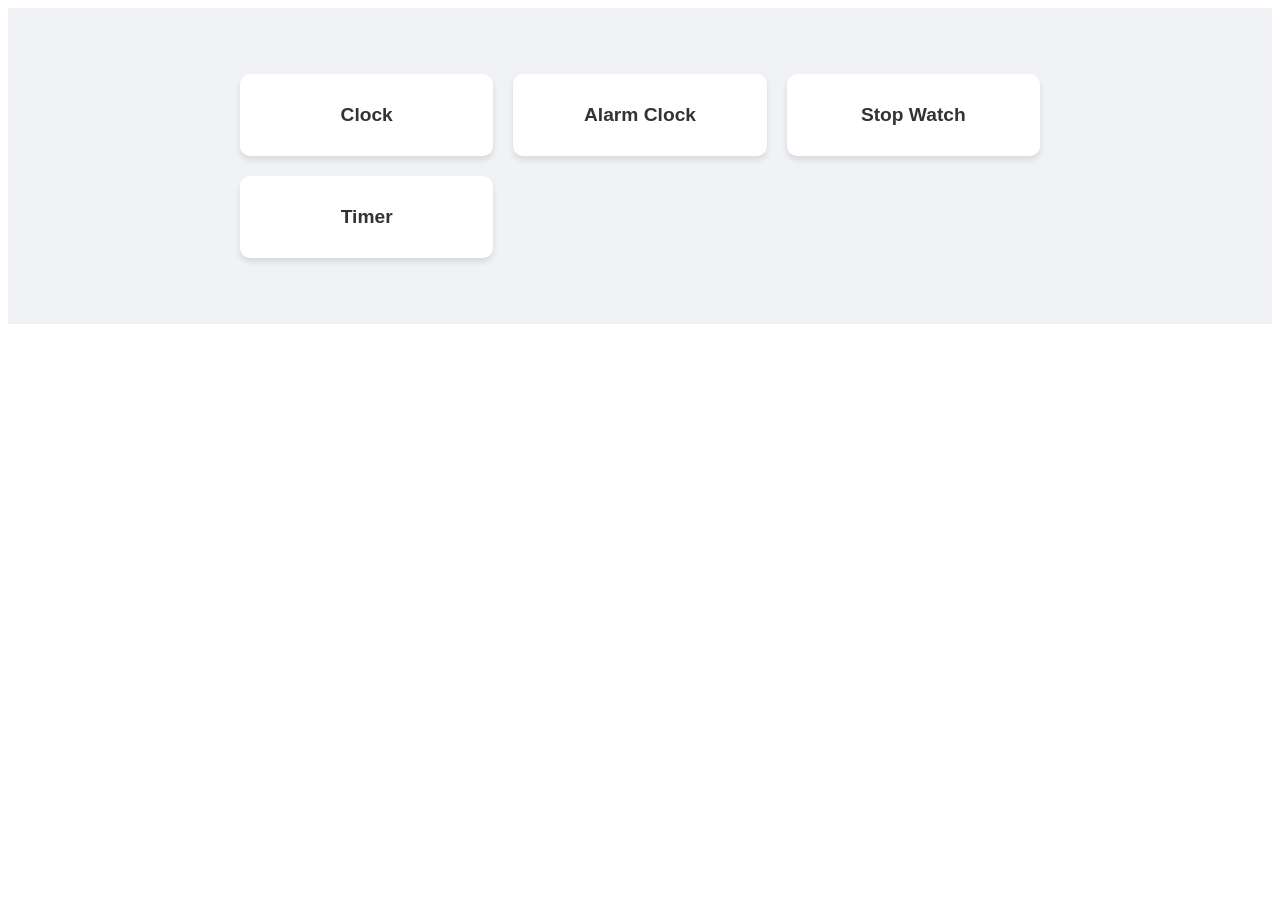
<file: index.html>
<!DOCTYPE html>
<html lang="en">
<head>
    <meta charset="UTF-8">
    <meta name="viewport" content="width=device-width, initial-scale=1.0">
    <title>My Date Time Web Applications</title>
    <link rel="stylesheet" href="styles.css">
</head>
<body>
    <div class="card-container">
        <ul>
            <li><a href="clock">Clock</a></li>
            <li><a href="alarm">Alarm Clock</a></li>
            <li><a href="stopwatch">Stop Watch</a></li>
            <li><a href="timer">Timer</a></li>
        </ul>
    </div>
</body>
</html>
</file>
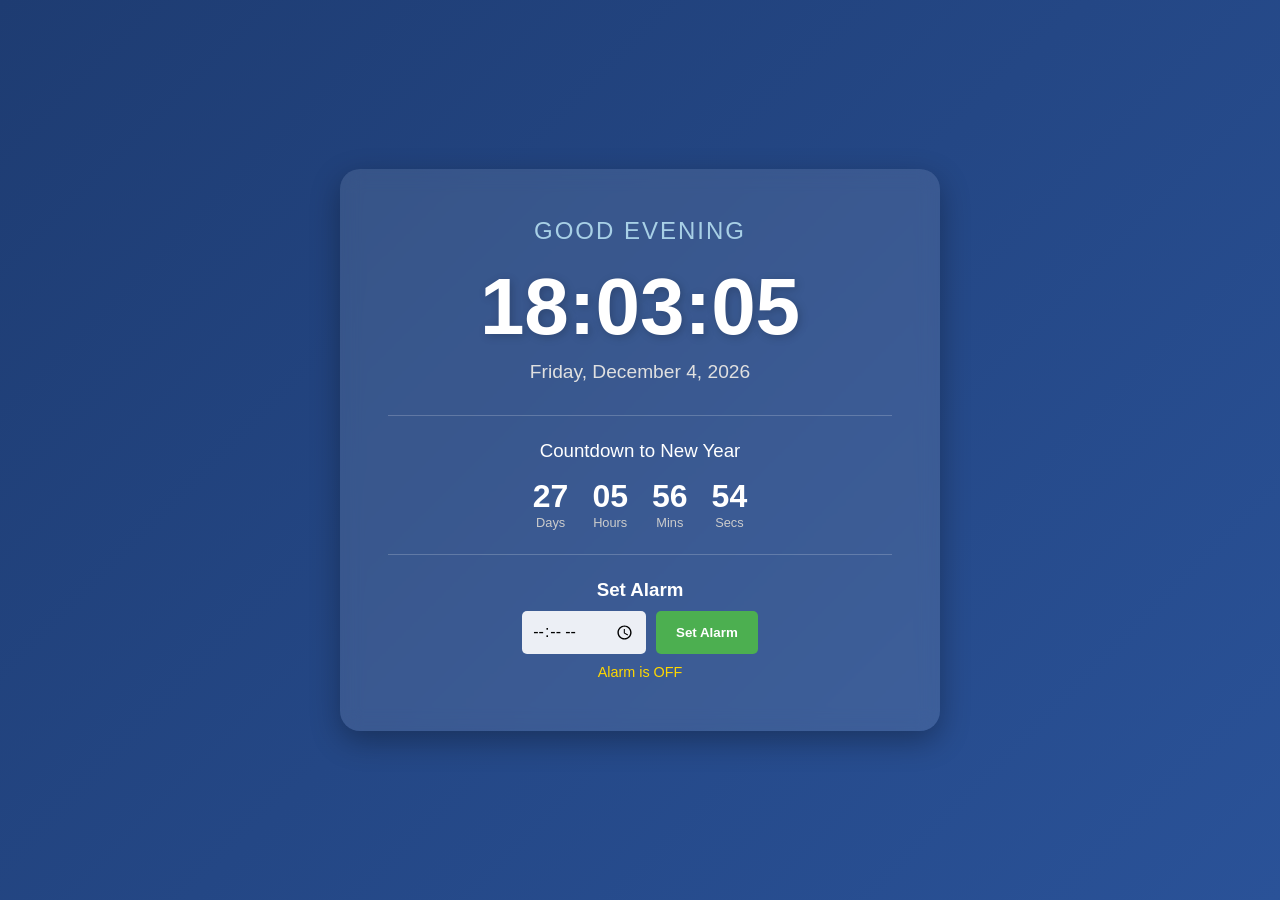
<file: alarm/index.html>
<!DOCTYPE html>
<html lang="en">
   <head>
      <meta charset="UTF-8">
      <meta name="viewport" content="width=device-width, initial-scale=1.0">
      <title>Date & Time Dashboard</title>
      <link rel="stylesheet" href="styles.css">
   </head>
   <body>
      <div class="container">
         <div id="greeting" class="greeting">Loading...</div>
         <div class="clock-container">
            <div id="time" class="time">00:00:00</div>
            <div id="date" class="date">Loading Date...</div>
         </div>
         <div class="countdown-container">
            <h3>Countdown to New Year</h3>
            <div id="countdown" class="countdown">
               <div><span id="days">00</span> Days</div>
               <div><span id="hours">00</span> Hours</div>
               <div><span id="minutes">00</span> Mins</div>
               <div><span id="seconds">00</span> Secs</div>
            </div>
         </div>
         <div class="alarm-container">
            <h3>Set Alarm</h3>
            <div class="alarm-inputs">
                <input type="time" id="alarm-time-input">
                <button id="set-alarm-btn" onclick="toggleAlarm()">Set Alarm</button>
            </div>
            <div id="alarm-status" class="alarm-status">Alarm is OFF</div>
        </div>
        <button id="stop-alarm-btn" class="stop-btn hidden" onclick="stopAlarmSound()">STOP ALARM</button>
      </div>
      <script src="scripts.js"></script>
   </body>
</html>
</file>
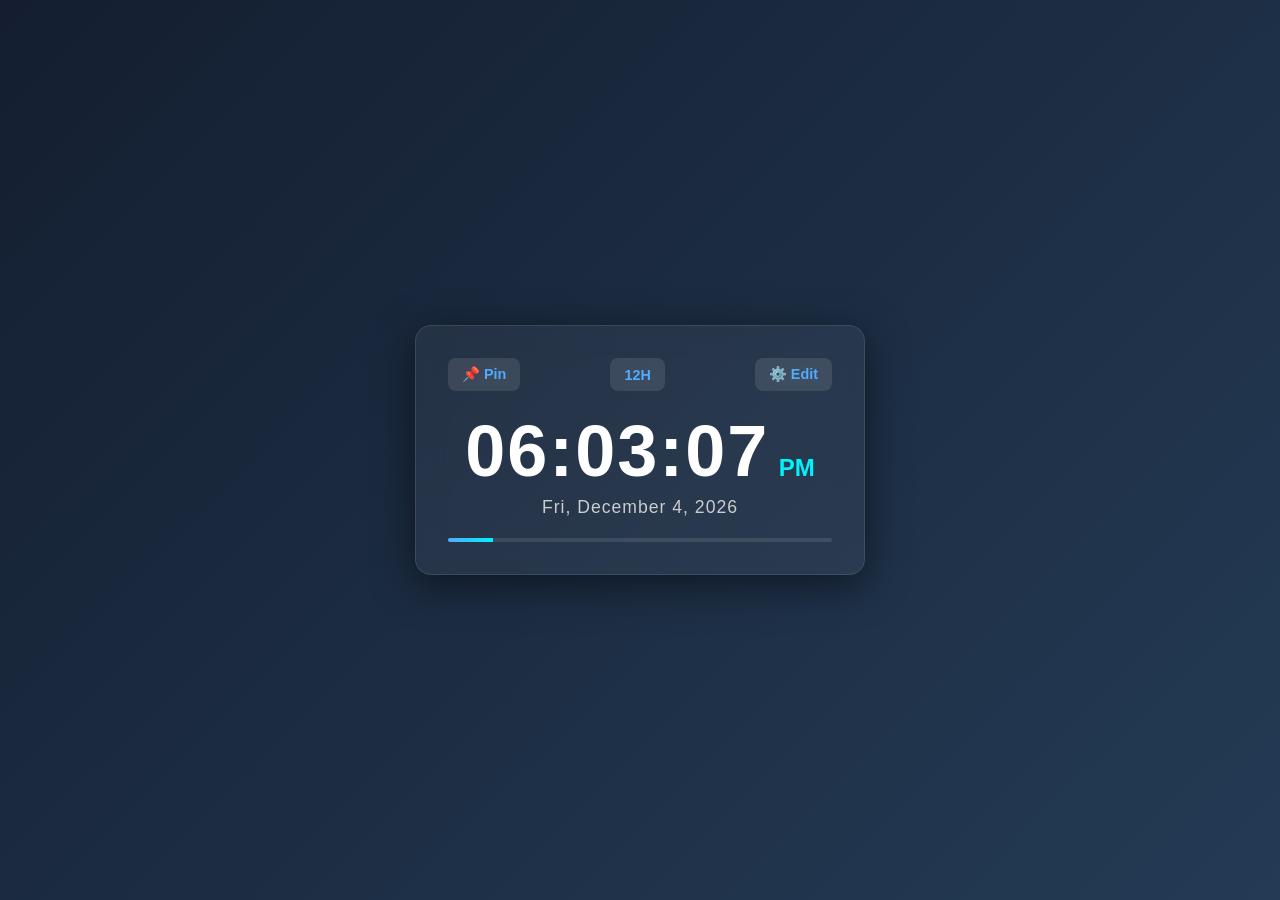
<file: clock/index.html>
<!DOCTYPE html>
<html lang="en">
<head>
    <meta charset="UTF-8">
    <meta name="viewport" content="width=device-width, initial-scale=1.0">
    <title>Sticky Clock</title>
    <link rel="stylesheet" href="styles.css">
</head>
<body>

    <div class="clock-container">
        <!-- Top Toolbar -->
        <div class="toolbar">
            <button id="pipBtn" title="Pin window on top">📌 Pin</button>
            <button id="formatBtn" title="Toggle 12/24 Hour Format">12H</button>
            <button id="editBtn" title="Change the Clock">⚙️ Edit</button>
        </div>

        <!-- Main Clock Display -->
        <div class="display-area">
            <div id="timeDisplay" class="time-display">00:00:00</div>
            <div id="ampmDisplay" class="ampm-display">AM</div>
            <div id="dateDisplay" class="date-display">Loading date...</div>
            
            <!-- Visual Seconds Bar -->
            <div class="seconds-bar-container">
                <div id="secondsBar" class="seconds-bar"></div>
            </div>
        </div>

        <!-- Edit Time Panel (Hidden by default) -->
        <div id="editPanel" class="edit-panel hidden">
            <label for="customTime">Set Custom Time:</label>
            <div class="edit-controls">
                <input type="time" id="customTime" step="1">
                <button id="saveTimeBtn" class="btn save">Set</button>
                <button id="resetTimeBtn" class="btn reset">Reset to System</button>
            </div>
            <p id="offsetStatus" class="status-text">Using System Time</p>
        </div>
    </div>

    <!-- Hidden elements for Sticky/PiP Mode -->
    <canvas id="pipCanvas" width="400" height="200" style="display:none;"></canvas>
    <video id="pipVideo" autoplay muted style="display:none;"></video>

    <script src="scripts.js"></script>
</body>
</html>
</file>
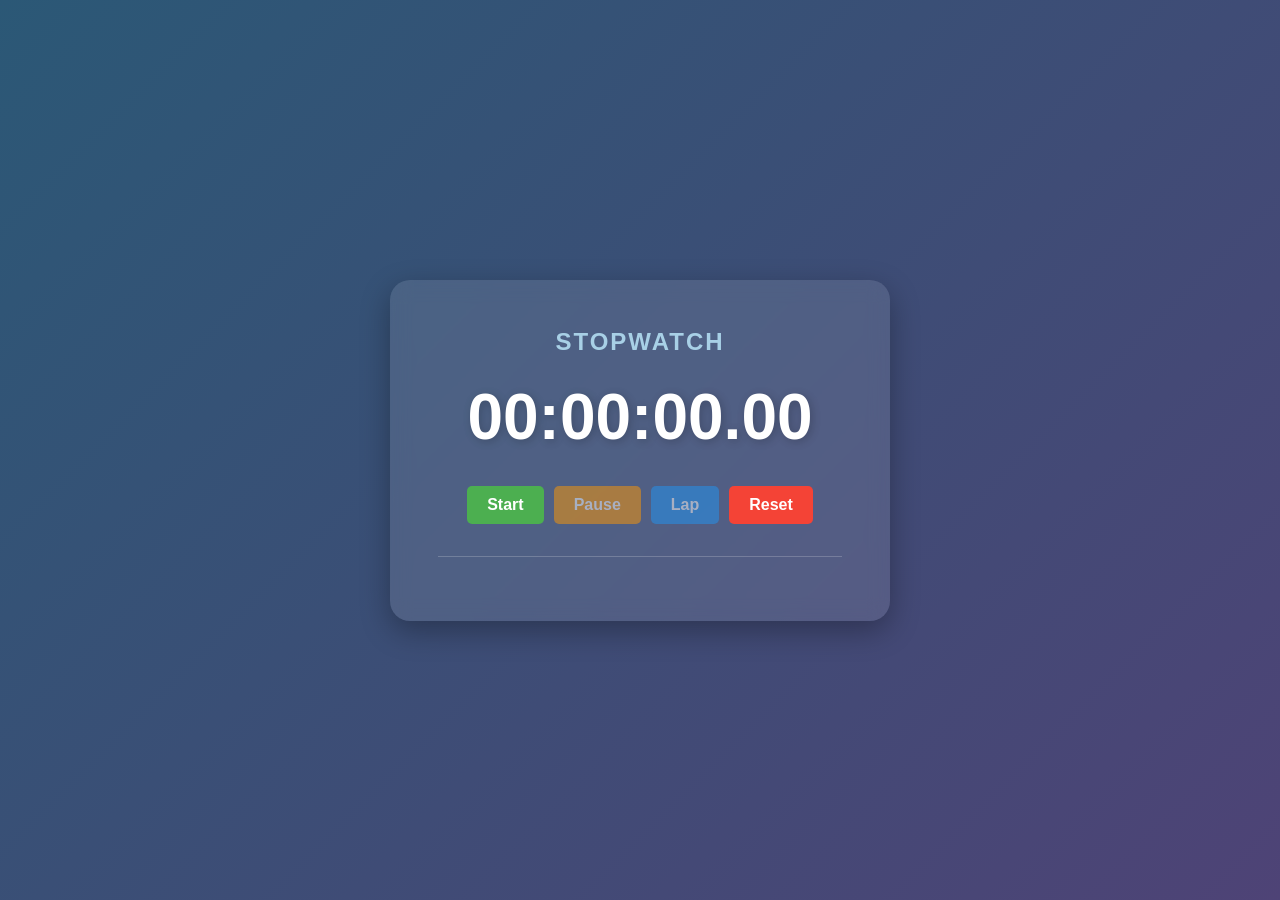
<file: stopwatch/index.html>
<!DOCTYPE html>
<html lang="en">
<head>
    <meta charset="UTF-8">
    <meta name="viewport" content="width=device-width, initial-scale=1.0">
    <title>Stopwatch</title>
    <link rel="stylesheet" href="styles.css">
</head>
<body>

    <div class="stopwatch-container">
        <h2>Stopwatch</h2>
        
        <div id="display" class="display">00:00:00.00</div>
        
        <div class="controls">
            <button id="startBtn" class="btn start">Start</button>
            <button id="pauseBtn" class="btn pause" disabled>Pause</button>
            <button id="lapBtn" class="btn lap" disabled>Lap</button>
            <button id="resetBtn" class="btn reset">Reset</button>
        </div>

        <div class="laps-container">
            <ul id="lapsList"></ul>
        </div>
    </div>

    <script src="scripts.js"></script>
</body>
</html>
</file>
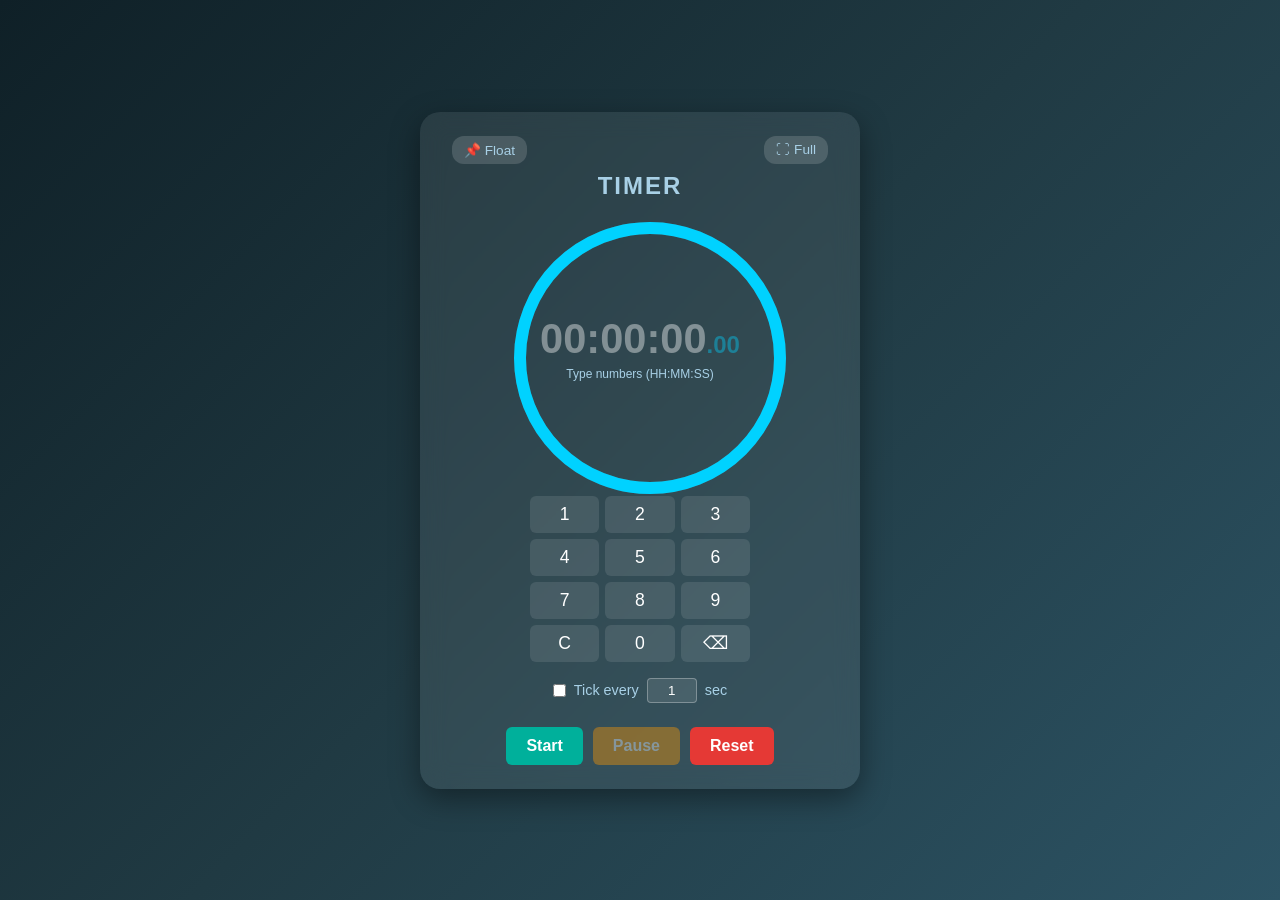
<file: timer/index.html>
<!DOCTYPE html>
<html lang="en">
<head>
    <meta charset="UTF-8">
    <meta name="viewport" content="width=device-width, initial-scale=1.0">
    <title>Pro Timer</title>
    <link rel="stylesheet" href="styles.css">
</head>
<body>

    <div class="timer-container" id="timerContainer">
        <!-- Top Utility Bar -->
        <div class="utility-bar">
            <button id="pipBtn" title="Float window on top of desktop">📌 Float</button>
            <button id="fullscreenBtn" title="Toggle Fullscreen">⛶ Full</button>
        </div>

        <h2>Timer</h2>

        <!-- Circular Display -->
        <div class="circle-box">
            <svg class="progress-ring" width="300" height="300">
                <circle class="progress-ring__background" stroke="rgba(255,255,255,0.1)" stroke-width="12" fill="transparent" r="130" cx="150" cy="150"/>
                <circle id="progressCircle" class="progress-ring__circle" stroke="#00d2ff" stroke-width="12" stroke-linecap="round" fill="transparent" r="130" cx="150" cy="150"/>
            </svg>
            
            <div class="display-content">
                <!-- Editable Time Display (Now includes milliseconds space) -->
                <div id="timeDisplay" class="time-display placeholder">00:00:00<span class="ms">.00</span></div>
                <div id="typeHint" class="type-hint">Type numbers (HH:MM:SS)</div>
            </div>
        </div>

        <!-- On-Screen Keypad -->
        <div id="keypad" class="keypad">
            <button onclick="appendDigit('1')">1</button>
            <button onclick="appendDigit('2')">2</button>
            <button onclick="appendDigit('3')">3</button>
            <button onclick="appendDigit('4')">4</button>
            <button onclick="appendDigit('5')">5</button>
            <button onclick="appendDigit('6')">6</button>
            <button onclick="appendDigit('7')">7</button>
            <button onclick="appendDigit('8')">8</button>
            <button onclick="appendDigit('9')">9</button>
            <button onclick="clearDigits()">C</button>
            <button onclick="appendDigit('0')">0</button>
            <button onclick="backspaceDigit()">⌫</button>
        </div>

        <!-- Settings: Tick Interval -->
        <div class="settings-bar">
            <label class="tick-label">
                <input type="checkbox" id="tickToggle">
                Tick every
                <input type="number" id="tickInterval" value="1" min="1" max="3600">
                sec
            </label>
        </div>

        <!-- Controls -->
        <div class="controls">
            <button id="startBtn" class="btn start">Start</button>
            <button id="pauseBtn" class="btn pause" disabled>Pause</button>
            <button id="resetBtn" class="btn reset">Reset</button>
        </div>

        <button id="stopAlarmBtn" class="btn stop-alarm hidden">Silence Alarm</button>
    </div>

    <!-- Hidden elements required for Sticky Picture-in-Picture mode -->
    <canvas id="pipCanvas" width="300" height="300" style="display:none;"></canvas>
    <video id="pipVideo" autoplay muted style="display:none;"></video>

    <script src="scripts.js"></script>
</body>
</html>
</file>
<file: styles.css>
div.card-container {
    font-family: sans-serif;
    background-color: #f0f2f5;
    display: flex;
    justify-content: center;
    padding: 50px 20px; /* Added side padding for mobile safety */
}

div.card-container > ul {
    list-style: none;
    padding: 0;
    width: 100%;
    
    /* CHANGED: Increased width so it can spread out on desktop */
    max-width: 800px; 

    /* NEW: Grid Layout System */
    display: grid;
    
    /* THE MAGIC LINE: 
        Creates as many columns as fit. 
        Cards won't get smaller than 250px. 
        If screen is narrow, it wraps to 1 column (stack). 
    */
    grid-template-columns: repeat(auto-fit, minmax(250px, 1fr));
    
    gap: 20px; /* Space between cards (both rows and cols) */
}

/* LI no longer needs margin because 'gap' handles it */
div.card-container > ul > li {
    margin: 0;
}

div.card-container > ul > li > a {
    display: block;
    background-color: white;
    padding: 30px; /* Increased padding for better look on big screens */
    border-radius: 10px;
    text-decoration: none;
    color: #333;
    font-weight: bold;
    font-size: 1.2rem;
    text-align: center; /* Center text looks better in grid tiles */
    
    box-shadow: 0 4px 6px rgba(0, 0, 0, 0.1);
    transition: transform 0.2s, box-shadow 0.2s;
}

a:hover {
    transform: translateY(-5px);
    box-shadow: 0 10px 15px rgba(0, 0, 0, 0.15);
    color: #007bff;
}
</file>
<file: alarm/styles.css>
* {
    margin: 0;
    padding: 0;
    box-sizing: border-box;
    font-family: 'Segoe UI', Tahoma, Geneva, Verdana, sans-serif;
}
body {
    background: linear-gradient(135deg, #1e3c72, #2a5298);
    height: 100vh;
    display: flex;
    justify-content: center;
    align-items: center;
    color: white;
}
.container {
    text-align: center;
    background: rgba(255, 255, 255, 0.1);
    padding: 3rem;
    border-radius: 20px;
    backdrop-filter: blur(10px);
    box-shadow: 0 10px 30px rgba(0, 0, 0, 0.3);
    width: 90%;
    max-width: 600px;
}
/* Greeting */
.greeting {
    font-size: 1.5rem;
    margin-bottom: 1rem;
    color: #a8d0e6;
    text-transform: uppercase;
    letter-spacing: 2px;
}
/* Clock */
.time {
    font-size: 5rem;
    font-weight: bold;
    text-shadow: 2px 2px 10px rgba(0,0,0,0.2);
    margin-bottom: 0.5rem;
}
.date {
    font-size: 1.2rem;
    color: #e0e0e0;
    margin-bottom: 2rem;
}
/* Countdown */
.countdown-container {
    border-top: 1px solid rgba(255,255,255,0.2);
    padding-top: 1.5rem;
}
.countdown-container h3 {
    margin-bottom: 1rem;
    font-weight: 400;
}
.countdown {
    display: flex;
    justify-content: center;
    gap: 1.5rem;
}
.countdown div {
    display: flex;
    flex-direction: column;
    font-size: 0.8rem;
    color: #ccc;
}
.countdown span {
    font-size: 2rem;
    font-weight: bold;
    color: #fff;
}
/* Alarm Styles */
.alarm-container {
    border-top: 1px solid rgba(255,255,255,0.2);
    margin-top: 1.5rem;
    padding-top: 1.5rem;
}

.alarm-inputs {
    display: flex;
    justify-content: center;
    gap: 10px;
    margin: 10px 0;
}

input[type="time"] {
    padding: 10px;
    border-radius: 5px;
    border: none;
    font-size: 1rem;
    background: rgba(255, 255, 255, 0.9);
}

button {
    padding: 10px 20px;
    border-radius: 5px;
    border: none;
    cursor: pointer;
    font-weight: bold;
    transition: background 0.3s;
}

#set-alarm-btn {
    background-color: #4CAF50; /* Green */
    color: white;
}

#set-alarm-btn.active {
    background-color: #f44336; /* Red (for cancel) */
}

.alarm-status {
    font-size: 0.9rem;
    color: #ffd700;
    height: 1.2rem; /* Reserve space */
}

/* Stop Alarm Button (pulsing red) */
.stop-btn {
    margin-top: 15px;
    background-color: #ff0000;
    color: white;
    font-size: 1.2rem;
    animation: pulse 1s infinite;
}

.hidden {
    display: none;
}

@keyframes pulse {
    0% { transform: scale(1); }
    50% { transform: scale(1.05); }
    100% { transform: scale(1); }
}
</file>
<file: clock/styles.css>
/* styles.css */
* {
    margin: 0;
    padding: 0;
    box-sizing: border-box;
    font-family: 'Segoe UI', Tahoma, Geneva, Verdana, sans-serif;
}

body {
    background: linear-gradient(135deg, #141E30, #243B55);
    height: 100vh;
    display: flex;
    justify-content: center;
    align-items: center;
    color: white;
}

.clock-container {
    background: rgba(255, 255, 255, 0.05);
    padding: 2rem;
    border-radius: 16px;
    backdrop-filter: blur(15px);
    box-shadow: 0 10px 40px rgba(0, 0, 0, 0.5);
    width: 90%;
    max-width: 450px;
    border: 1px solid rgba(255, 255, 255, 0.1);
    position: relative;
    overflow: hidden;
}

/* Toolbar */
.toolbar {
    display: flex;
    justify-content: space-between;
    margin-bottom: 1.5rem;
}

.toolbar button {
    background: rgba(255, 255, 255, 0.1);
    border: none;
    color: #4facfe;
    padding: 8px 14px;
    border-radius: 8px;
    cursor: pointer;
    font-size: 0.9rem;
    font-weight: bold;
    transition: background 0.2s;
}

.toolbar button:hover {
    background: rgba(255, 255, 255, 0.2);
}

/* Display Area */
.display-area {
    text-align: center;
    position: relative;
}

.time-display {
    font-size: 4.5rem;
    font-weight: 700;
    font-variant-numeric: tabular-nums;
    letter-spacing: 2px;
    line-height: 1;
    display: inline-block;
}

.ampm-display {
    display: inline-block;
    font-size: 1.5rem;
    color: #00f2fe;
    margin-left: 5px;
    font-weight: bold;
}

.date-display {
    font-size: 1.1rem;
    color: #ccc;
    margin-top: 10px;
    margin-bottom: 20px;
    letter-spacing: 1px;
}

/* Seconds Progress Bar */
.seconds-bar-container {
    width: 100%;
    height: 4px;
    background: rgba(255, 255, 255, 0.1);
    border-radius: 2px;
    overflow: hidden;
}

.seconds-bar {
    height: 100%;
    background: linear-gradient(90deg, #4facfe, #00f2fe);
    width: 0%;
    transition: width 0.2s linear;
}

/* Edit Panel */
.edit-panel {
    margin-top: 1.5rem;
    padding-top: 1.5rem;
    border-top: 1px solid rgba(255, 255, 255, 0.1);
    text-align: center;
}

.edit-panel.hidden {
    display: none;
}

.edit-panel label {
    display: block;
    margin-bottom: 10px;
    color: #00f2fe;
    font-size: 0.9rem;
}

.edit-controls {
    display: flex;
    justify-content: center;
    gap: 10px;
    margin-bottom: 10px;
}

input[type="time"] {
    background: rgba(0, 0, 0, 0.3);
    border: 1px solid rgba(255, 255, 255, 0.2);
    color: white;
    padding: 8px;
    border-radius: 6px;
    font-size: 1rem;
}

input[type="time"]::-webkit-calendar-picker-indicator {
    filter: invert(1); /* Makes the clock icon white */
}

.btn {
    padding: 8px 12px;
    border: none;
    border-radius: 6px;
    font-weight: bold;
    cursor: pointer;
    color: white;
}

.btn.save { background-color: #4CAF50; }
.btn.reset { background-color: #f44336; }

.status-text {
    font-size: 0.8rem;
    color: #888;
}
</file>
<file: stopwatch/styles.css>
/* styles.css */
* {
    margin: 0;
    padding: 0;
    box-sizing: border-box;
    font-family: 'Segoe UI', Tahoma, Geneva, Verdana, sans-serif;
}

body {
    background: linear-gradient(135deg, #2b5876, #4e4376);
    height: 100vh;
    display: flex;
    justify-content: center;
    align-items: center;
    color: white;
}

.stopwatch-container {
    background: rgba(255, 255, 255, 0.1);
    padding: 3rem;
    border-radius: 20px;
    backdrop-filter: blur(10px);
    box-shadow: 0 10px 30px rgba(0, 0, 0, 0.3);
    text-align: center;
    width: 90%;
    max-width: 500px;
}

h2 {
    color: #a8d0e6;
    text-transform: uppercase;
    letter-spacing: 2px;
    margin-bottom: 1.5rem;
}

.display {
    font-size: 4rem;
    font-weight: bold;
    margin-bottom: 2rem;
    /* This stops the numbers from jumping around as they change */
    font-variant-numeric: tabular-nums; 
    text-shadow: 2px 2px 10px rgba(0,0,0,0.2);
}

.controls {
    display: flex;
    justify-content: center;
    gap: 10px;
    margin-bottom: 2rem;
}

.btn {
    padding: 10px 20px;
    border: none;
    border-radius: 5px;
    font-size: 1rem;
    font-weight: bold;
    cursor: pointer;
    transition: all 0.2s;
    color: white;
}

.btn:disabled {
    opacity: 0.5;
    cursor: not-allowed;
}

/* Button Colors */
.start { background-color: #4CAF50; }
.start:hover:not(:disabled) { background-color: #45a049; }

.pause { background-color: #ff9800; }
.pause:hover:not(:disabled) { background-color: #e68a00; }

.lap { background-color: #2196F3; }
.lap:hover:not(:disabled) { background-color: #0b7dda; }

.reset { background-color: #f44336; }
.reset:hover:not(:disabled) { background-color: #da190b; }

/* Laps Section */
.laps-container {
    max-height: 200px;
    overflow-y: auto;
    border-top: 1px solid rgba(255, 255, 255, 0.2);
    padding-top: 1rem;
}

#lapsList {
    list-style: none;
}

#lapsList li {
    display: flex;
    justify-content: space-between;
    padding: 8px 10px;
    border-bottom: 1px solid rgba(255, 255, 255, 0.1);
    font-size: 1.1rem;
    font-variant-numeric: tabular-nums;
}

#lapsList li span:first-child {
    color: #a8d0e6;
}
</file>
<file: timer/styles.css>
/* styles.css */
* {
    margin: 0;
    padding: 0;
    box-sizing: border-box;
    font-family: 'Segoe UI', Tahoma, Geneva, Verdana, sans-serif;
}

body {
    background: linear-gradient(135deg, #0f2027, #203a43, #2c5364);
    height: 100vh;
    display: flex;
    justify-content: center;
    align-items: center;
    color: white;
}

.timer-container {
    background: rgba(255, 255, 255, 0.08);
    padding: 1.5rem 2rem;
    border-radius: 20px;
    backdrop-filter: blur(12px);
    box-shadow: 0 10px 30px rgba(0, 0, 0, 0.4);
    text-align: center;
    width: 90%;
    max-width: 440px;
    position: relative;
}

/* Utility Bar */
.utility-bar {
    display: flex;
    justify-content: space-between;
    margin-bottom: 0.5rem;
}

.utility-bar button {
    background: rgba(255, 255, 255, 0.15);
    border: none;
    color: #a8d0e6;
    padding: 6px 12px;
    border-radius: 12px;
    cursor: pointer;
    font-size: 0.85rem;
}

.utility-bar button:hover { background: rgba(255, 255, 255, 0.3); }

h2 {
    color: #a8d0e6;
    text-transform: uppercase;
    letter-spacing: 2px;
}

/* SVG Circle Display */
.circle-box {
    position: relative;
    width: 280px;
    height: 280px;
    margin: 0.5rem auto;
    display: flex;
    justify-content: center;
    align-items: center;
}

.progress-ring {
    position: absolute;
    top: 0; left: 0;
}

.progress-ring__circle {
    transform: rotate(-90deg);
    transform-origin: 50% 50%;
}

.display-content {
    z-index: 2;
}

/* Time Display Adjusted for Milliseconds */
.time-display {
    font-size: 2.6rem; /* Reduced slightly to fit MS */
    font-weight: bold;
    font-variant-numeric: tabular-nums;
}

.time-display .ms {
    font-size: 1.5rem;
    color: #00d2ff;
}

.time-display.placeholder {
    color: rgba(255, 255, 255, 0.4);
}
.time-display.placeholder .ms { color: rgba(0, 210, 255, 0.4); }

.type-hint {
    font-size: 0.75rem;
    color: #a8d0e6;
    margin-top: 4px;
}

/* Keypad Grid */
.keypad {
    display: grid;
    grid-template-columns: repeat(3, 1fr);
    gap: 6px;
    max-width: 220px;
    margin: 0.5rem auto 1rem;
}

.keypad button {
    background: rgba(255, 255, 255, 0.1);
    border: none;
    color: white;
    padding: 8px;
    border-radius: 6px;
    font-size: 1.1rem;
    cursor: pointer;
}
.keypad button:hover { background: rgba(255, 255, 255, 0.25); }

/* Settings Bar */
.settings-bar {
    margin-bottom: 1.5rem;
    font-size: 0.9rem;
    color: #a8d0e6;
}

.tick-label {
    display: flex;
    align-items: center;
    justify-content: center;
    gap: 8px;
}

.tick-label input[type="number"] {
    width: 50px;
    background: rgba(255, 255, 255, 0.1);
    border: 1px solid rgba(255, 255, 255, 0.3);
    color: white;
    padding: 4px;
    border-radius: 4px;
    text-align: center;
}

/* Hide Spinners in input */
input[type=number]::-webkit-inner-spin-button { -webkit-appearance: none; }

/* Controls */
.controls {
    display: flex;
    justify-content: center;
    gap: 10px;
}

.btn {
    padding: 10px 20px;
    border: none;
    border-radius: 6px;
    font-size: 1rem;
    font-weight: bold;
    cursor: pointer;
    color: white;
}

.btn:disabled { opacity: 0.4; cursor: not-allowed; }
.start { background-color: #00b09b; }
.pause { background-color: #ff9800; }
.reset { background-color: #e53935; }

.stop-alarm {
    width: 100%;
    margin-top: 15px;
    background-color: #ff0055;
    animation: pulse 1s infinite;
}

.hidden { display: none !important; }

@keyframes pulse {
    0% { transform: scale(1); }
    50% { transform: scale(1.03); }
    100% { transform: scale(1); }
}
</file>
